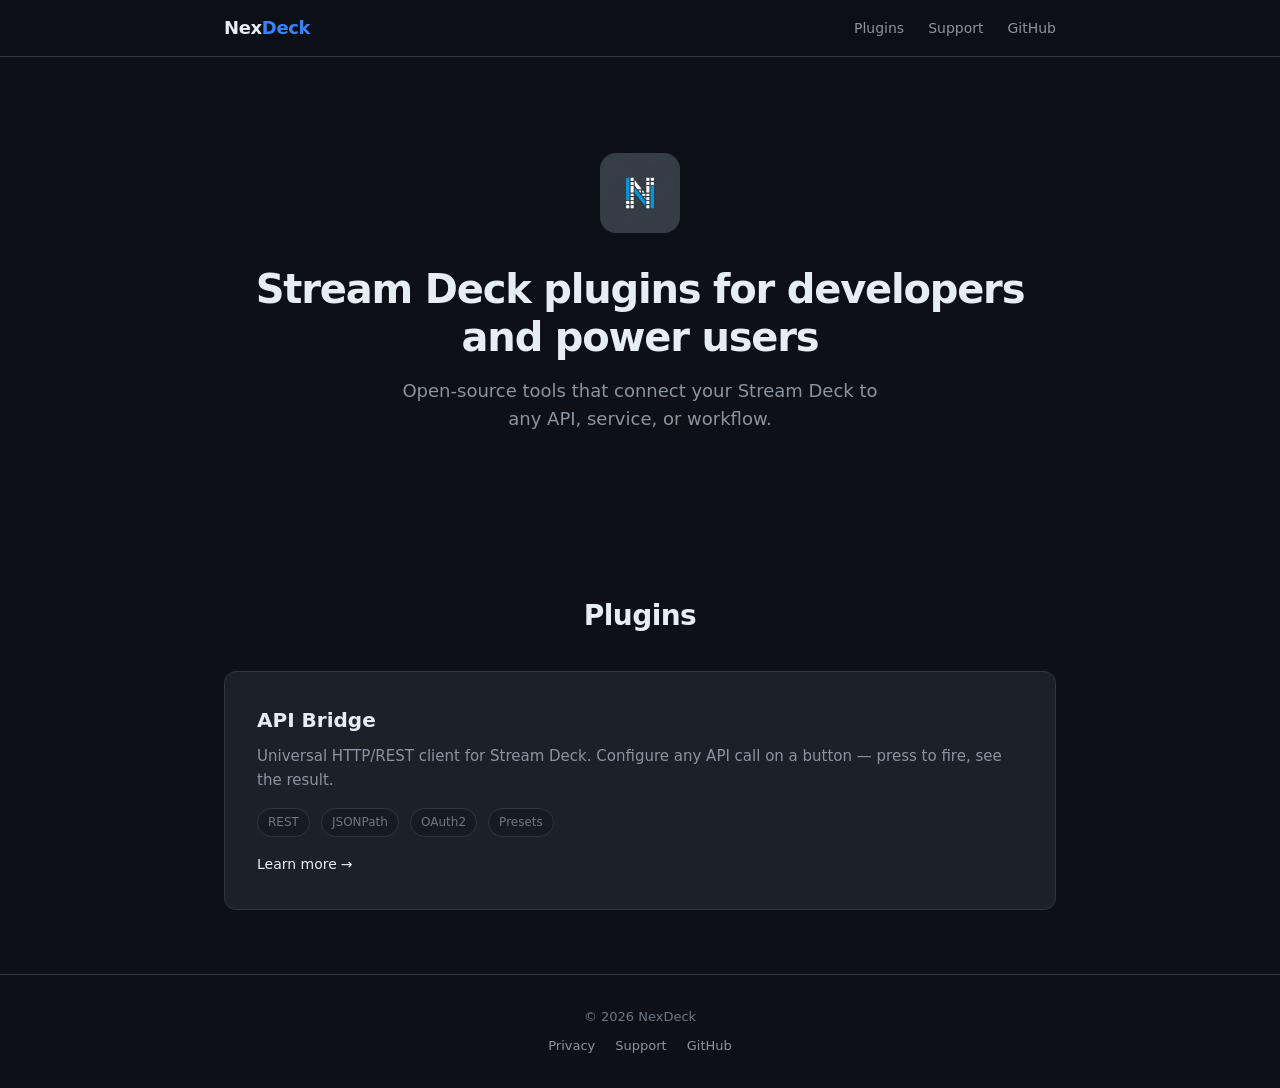
<file: index.html>
<!DOCTYPE html>
<html lang="en">
<head>
  <meta charset="UTF-8">
  <meta name="viewport" content="width=device-width, initial-scale=1.0">
  <title>NexDeck — Stream Deck Plugins</title>
  <meta name="description" content="Stream Deck plugins for developers and power users. Universal API client, automation tools, and more.">
  <link rel="stylesheet" href="assets/css/style.css">
</head>
<body>

  <header class="site-header">
    <div class="container">
      <a href="/" class="site-logo">Nex<span>Deck</span></a>
      <nav>
        <ul class="site-nav">
          <li><a href="/api-bridge/">Plugins</a></li>
          <li><a href="/support/">Support</a></li>
          <li><a href="https://github.com/nexdeck" target="_blank">GitHub</a></li>
        </ul>
      </nav>
    </div>
  </header>

  <main>
    <section class="hero">
      <img src="assets/img/nexdeck-logo.jpg" alt="NexDeck" class="hero-logo">
      <h1>Stream Deck plugins for developers<br>and power users</h1>
      <p class="tagline">Open-source tools that connect your Stream Deck to any API, service, or workflow.</p>
    </section>

    <section>
      <div class="container">
        <h2>Plugins</h2>
        <div class="plugin-grid">
          <a href="/api-bridge/" class="plugin-card" style="text-decoration:none;color:inherit">
            <h3>API Bridge</h3>
            <p>Universal HTTP/REST client for Stream Deck. Configure any API call on a button — press to fire, see the result.</p>
            <div>
              <span class="tag">REST</span>
              <span class="tag">JSONPath</span>
              <span class="tag">OAuth2</span>
              <span class="tag">Presets</span>
            </div>
            <span class="card-link">Learn more</span>
          </a>
        </div>
      </div>
    </section>
  </main>

  <footer class="site-footer">
    <div class="container">
      <p>&copy; 2026 NexDeck</p>
      <div class="footer-links">
        <a href="/privacy/">Privacy</a>
        <a href="/support/">Support</a>
        <a href="https://github.com/nexdeck" target="_blank">GitHub</a>
      </div>
    </div>
  </footer>

</body>
</html>
</file>
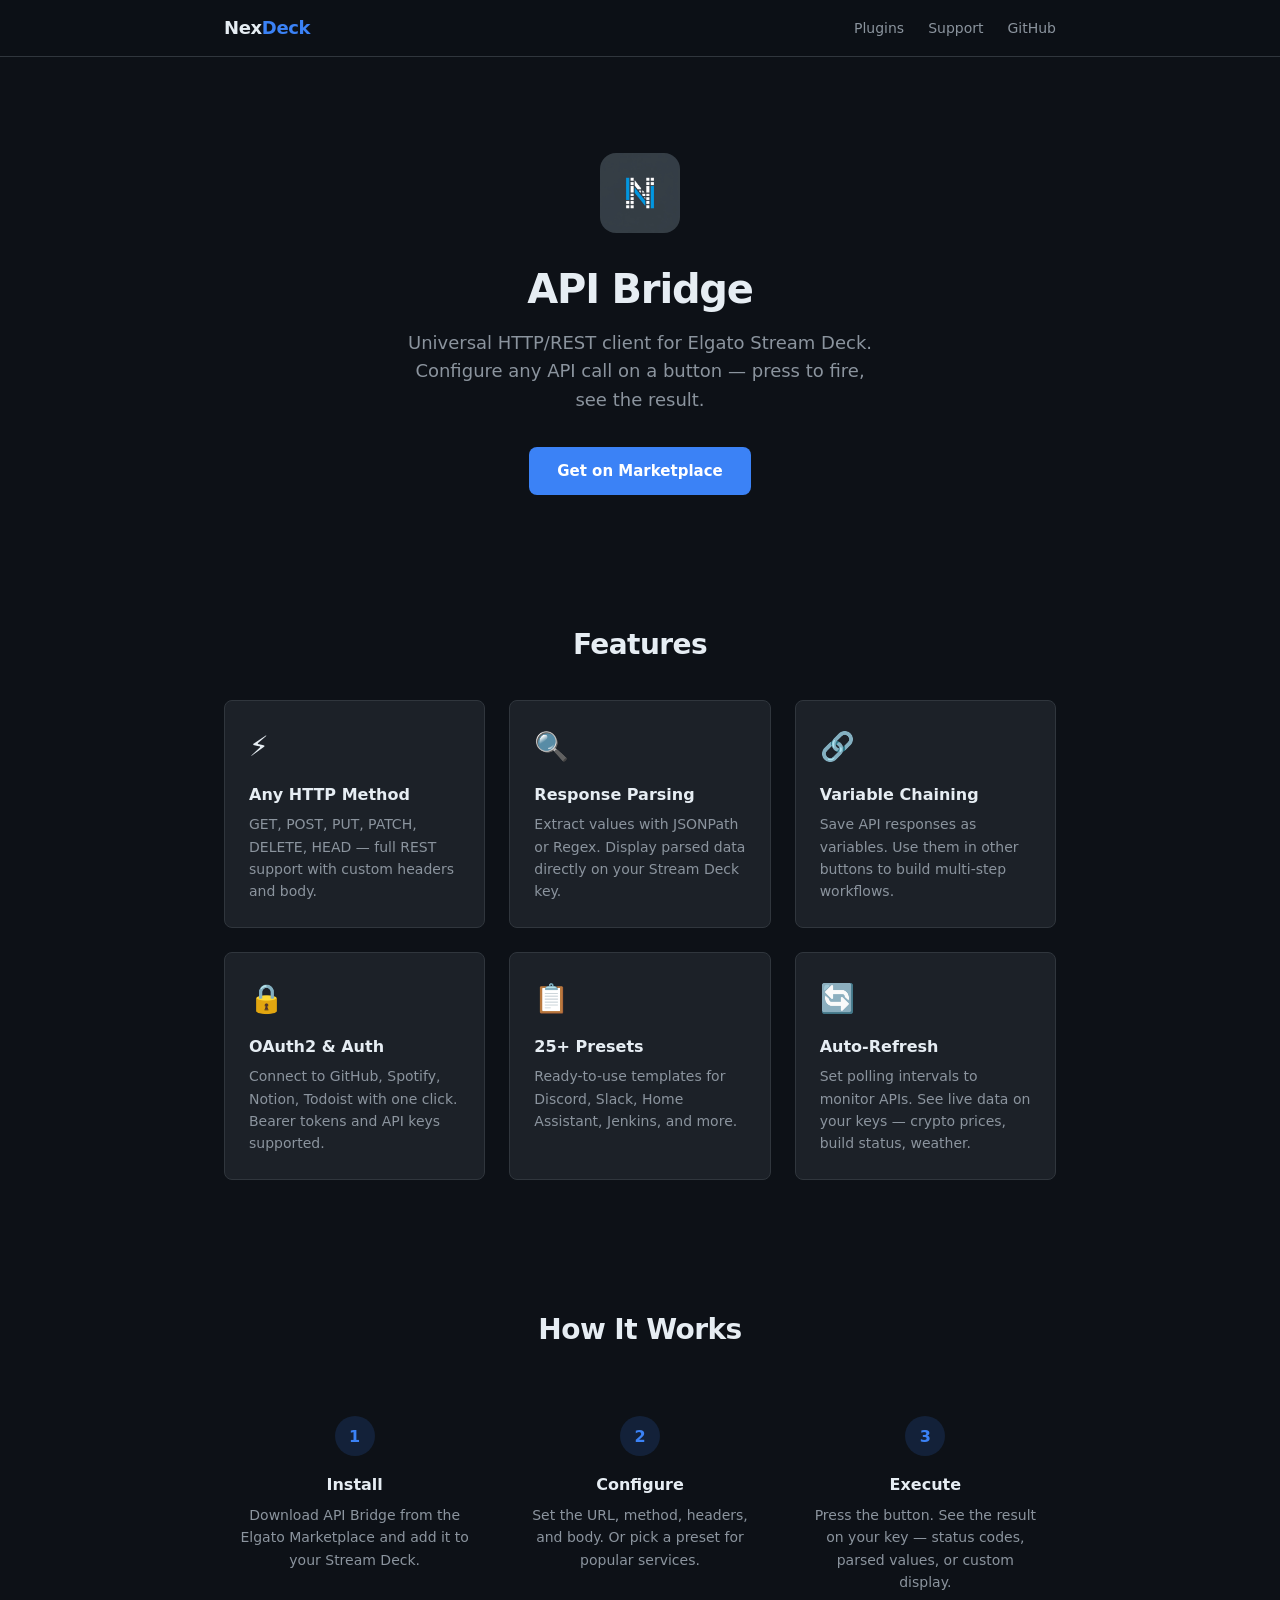
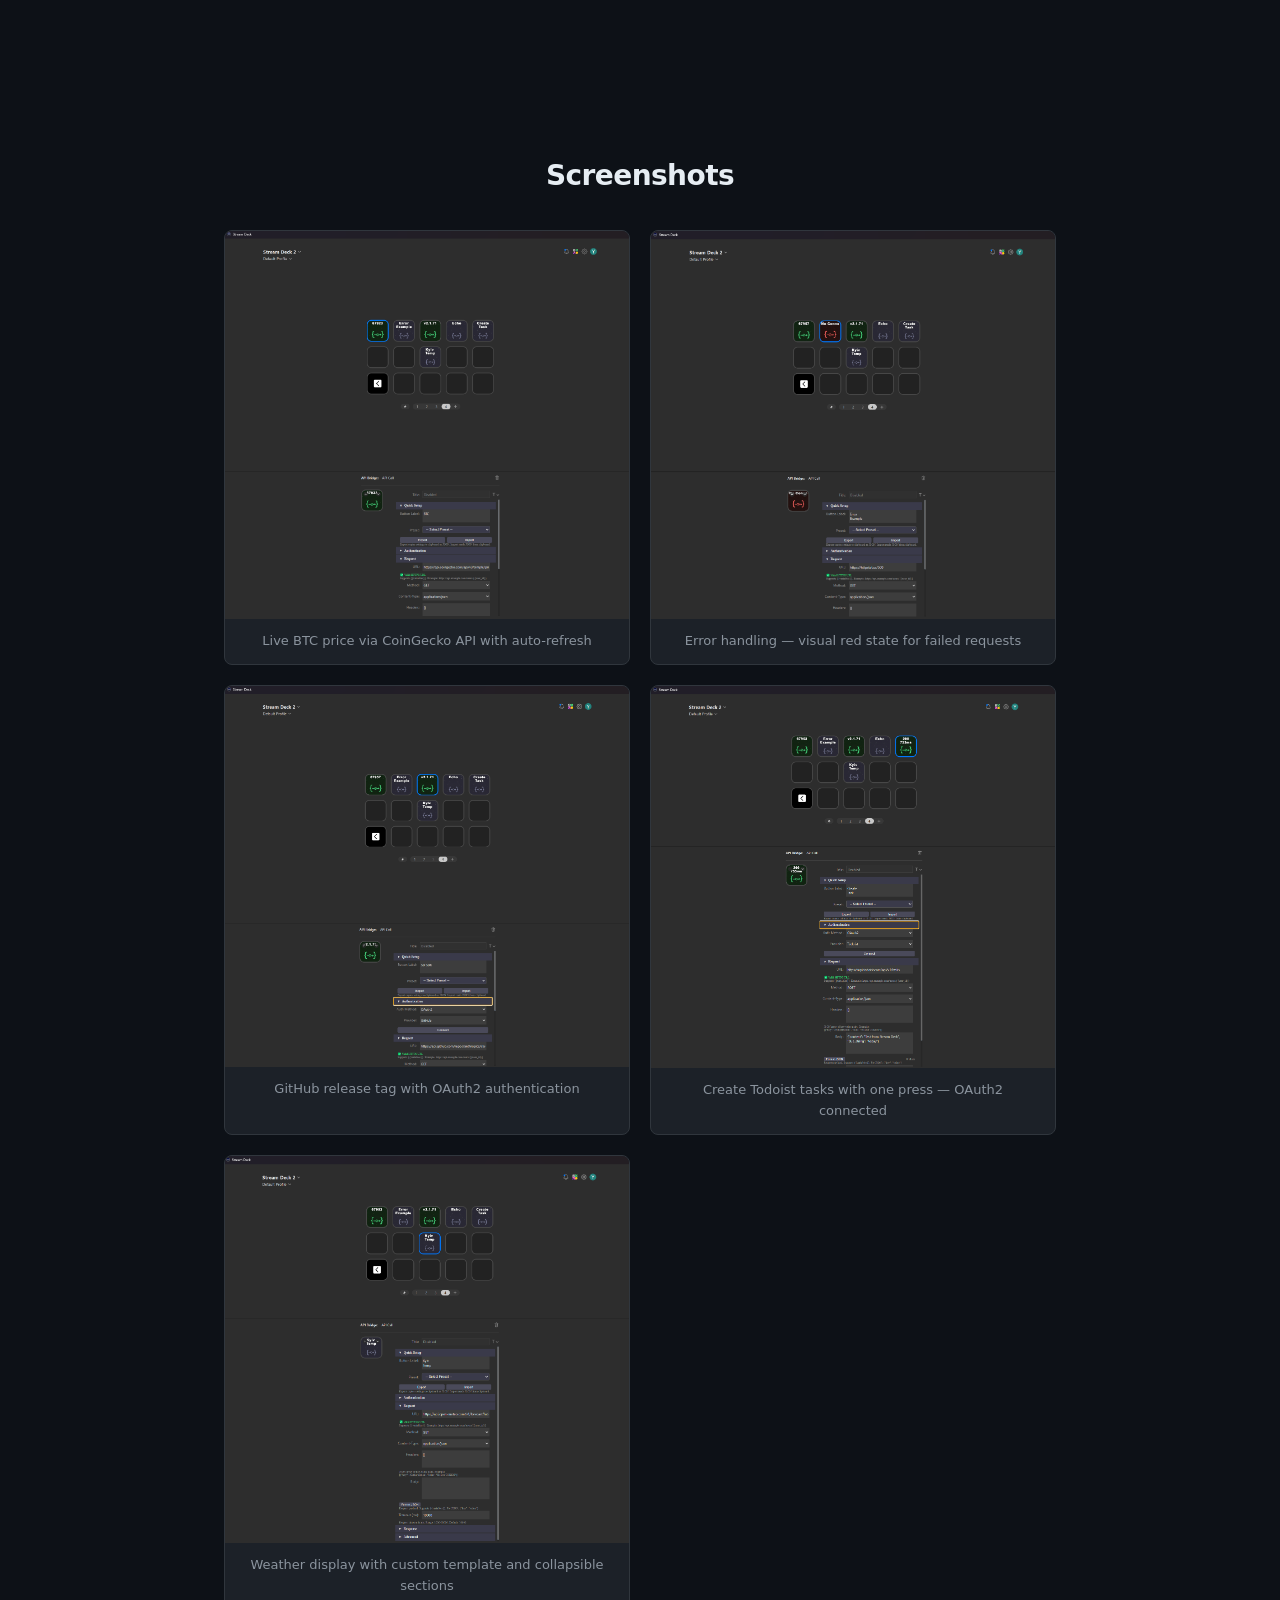
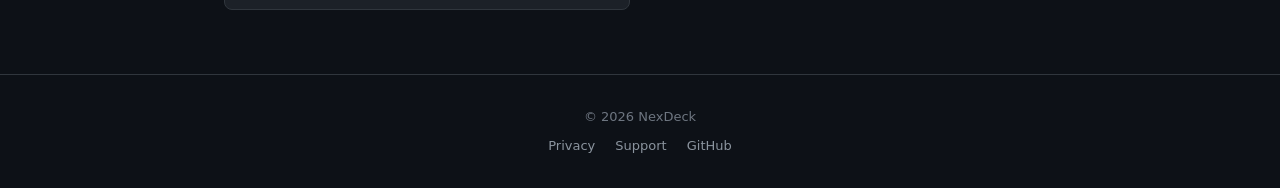
<file: api-bridge/index.html>
<!DOCTYPE html>
<html lang="en">
<head>
  <meta charset="UTF-8">
  <meta name="viewport" content="width=device-width, initial-scale=1.0">
  <title>API Bridge — NexDeck</title>
  <meta name="description" content="Universal HTTP/REST client plugin for Elgato Stream Deck. Configure any API call on a button — press to fire, see the result.">
  <link rel="stylesheet" href="../assets/css/style.css">
</head>
<body>

  <header class="site-header">
    <div class="container">
      <a href="/" class="site-logo">Nex<span>Deck</span></a>
      <nav>
        <ul class="site-nav">
          <li><a href="/api-bridge/">Plugins</a></li>
          <li><a href="/support/">Support</a></li>
          <li><a href="https://github.com/nexdeck" target="_blank">GitHub</a></li>
        </ul>
      </nav>
    </div>
  </header>

  <main>
    <section class="hero">
      <img src="../assets/img/nexdeck-logo.jpg" alt="NexDeck" class="hero-logo">
      <h1>API Bridge</h1>
      <p class="tagline">Universal HTTP/REST client for Elgato Stream Deck. Configure any API call on a button — press to fire, see the result.</p>
      <a href="#" class="btn">Get on Marketplace</a>
    </section>

    <section>
      <div class="container">
        <h2>Features</h2>
        <div class="features-grid">
          <div class="feature-item">
            <div class="icon">&#x26A1;</div>
            <h3>Any HTTP Method</h3>
            <p>GET, POST, PUT, PATCH, DELETE, HEAD — full REST support with custom headers and body.</p>
          </div>
          <div class="feature-item">
            <div class="icon">&#x1F50D;</div>
            <h3>Response Parsing</h3>
            <p>Extract values with JSONPath or Regex. Display parsed data directly on your Stream Deck key.</p>
          </div>
          <div class="feature-item">
            <div class="icon">&#x1F517;</div>
            <h3>Variable Chaining</h3>
            <p>Save API responses as variables. Use them in other buttons to build multi-step workflows.</p>
          </div>
          <div class="feature-item">
            <div class="icon">&#x1F512;</div>
            <h3>OAuth2 &amp; Auth</h3>
            <p>Connect to GitHub, Spotify, Notion, Todoist with one click. Bearer tokens and API keys supported.</p>
          </div>
          <div class="feature-item">
            <div class="icon">&#x1F4CB;</div>
            <h3>25+ Presets</h3>
            <p>Ready-to-use templates for Discord, Slack, Home Assistant, Jenkins, and more.</p>
          </div>
          <div class="feature-item">
            <div class="icon">&#x1F504;</div>
            <h3>Auto-Refresh</h3>
            <p>Set polling intervals to monitor APIs. See live data on your keys — crypto prices, build status, weather.</p>
          </div>
        </div>
      </div>
    </section>

    <section>
      <div class="container">
        <h2>How It Works</h2>
        <div class="steps">
          <div class="step">
            <div class="step-num">1</div>
            <h3>Install</h3>
            <p>Download API Bridge from the Elgato Marketplace and add it to your Stream Deck.</p>
          </div>
          <div class="step">
            <div class="step-num">2</div>
            <h3>Configure</h3>
            <p>Set the URL, method, headers, and body. Or pick a preset for popular services.</p>
          </div>
          <div class="step">
            <div class="step-num">3</div>
            <h3>Execute</h3>
            <p>Press the button. See the result on your key — status codes, parsed values, or custom display.</p>
          </div>
        </div>
      </div>
    </section>

    <section>
      <div class="container">
        <h2>Screenshots</h2>
        <div class="screenshot-gallery">
          <figure class="screenshot-item">
            <img src="../assets/img/01-btc-price-quick-setup.png" alt="Bitcoin price display with Quick Setup panel" loading="lazy">
            <figcaption>Live BTC price via CoinGecko API with auto-refresh</figcaption>
          </figure>
          <figure class="screenshot-item">
            <img src="../assets/img/02-error-state-request.png" alt="Error state with red indicator" loading="lazy">
            <figcaption>Error handling — visual red state for failed requests</figcaption>
          </figure>
          <figure class="screenshot-item">
            <img src="../assets/img/03-github-release-oauth.png" alt="GitHub release tag with OAuth2 authentication" loading="lazy">
            <figcaption>GitHub release tag with OAuth2 authentication</figcaption>
          </figure>
          <figure class="screenshot-item">
            <img src="../assets/img/04-todoist-task-oauth.png" alt="Todoist task creation with OAuth2" loading="lazy">
            <figcaption>Create Todoist tasks with one press — OAuth2 connected</figcaption>
          </figure>
          <figure class="screenshot-item">
            <img src="../assets/img/05-weather-kyiv-request.png" alt="Weather temperature display with request configuration" loading="lazy">
            <figcaption>Weather display with custom template and collapsible sections</figcaption>
          </figure>
        </div>
      </div>
    </section>
  </main>

  <footer class="site-footer">
    <div class="container">
      <p>&copy; 2026 NexDeck</p>
      <div class="footer-links">
        <a href="/privacy/">Privacy</a>
        <a href="/support/">Support</a>
        <a href="https://github.com/nexdeck" target="_blank">GitHub</a>
      </div>
    </div>
  </footer>

</body>
</html>
</file>
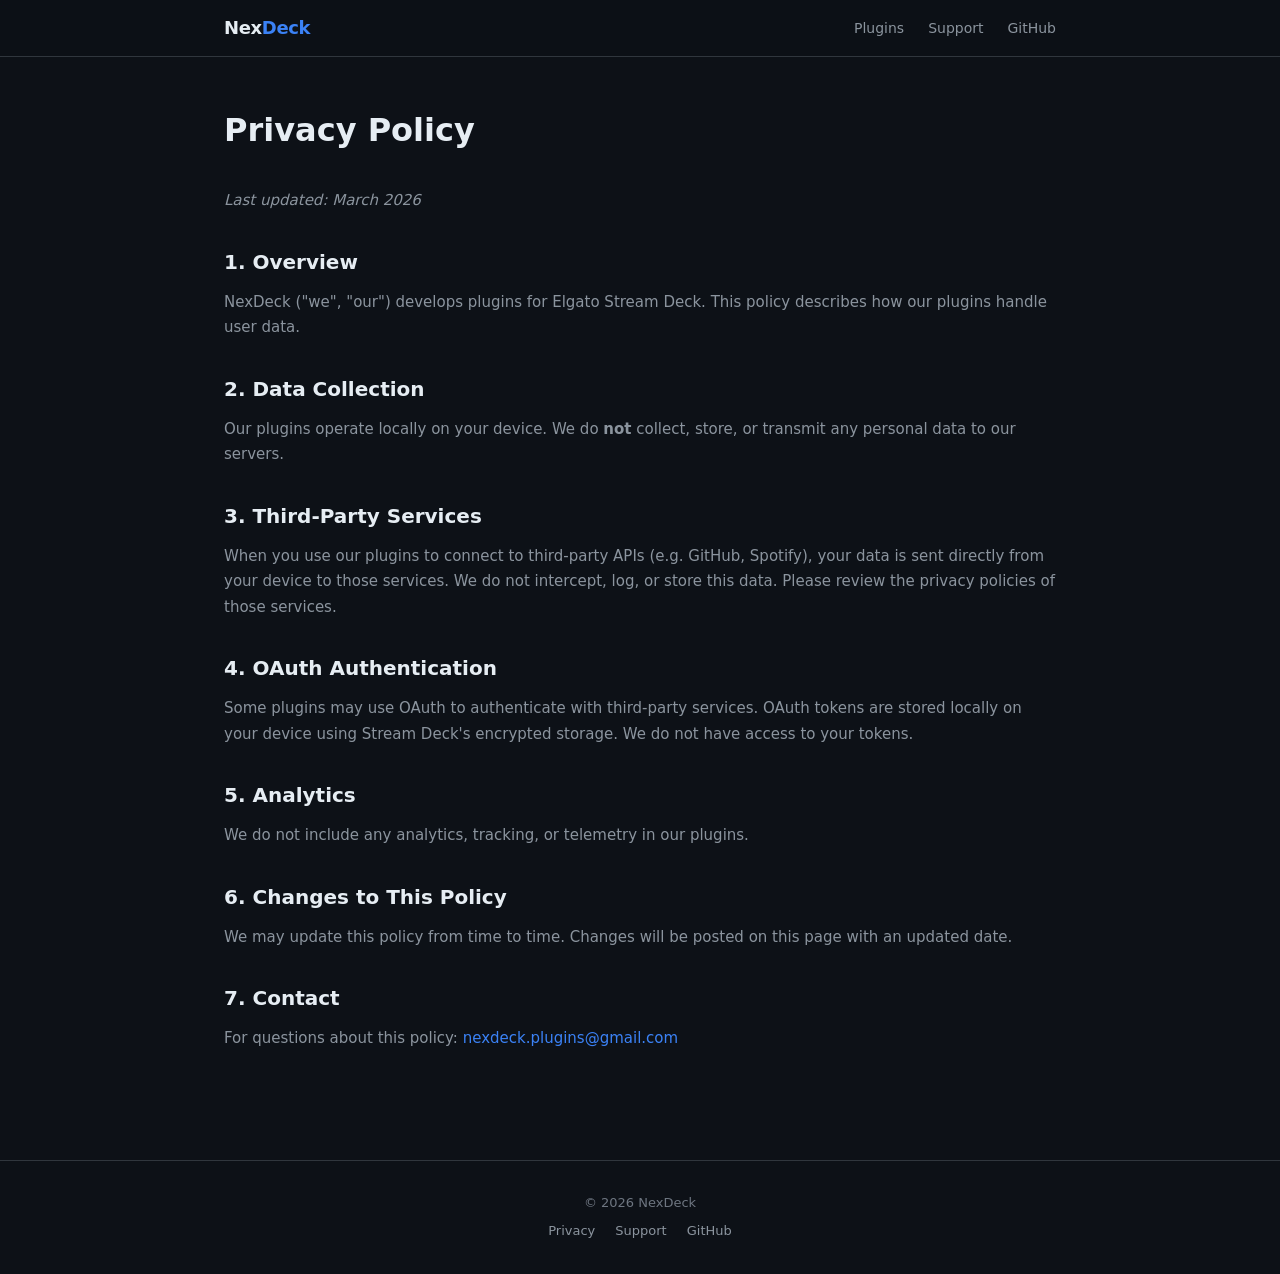
<file: privacy/index.html>
<!DOCTYPE html>
<html lang="en">
<head>
  <meta charset="UTF-8">
  <meta name="viewport" content="width=device-width, initial-scale=1.0">
  <title>Privacy Policy — NexDeck</title>
  <link rel="stylesheet" href="../assets/css/style.css">
</head>
<body>

  <header class="site-header">
    <div class="container">
      <a href="/" class="site-logo">Nex<span>Deck</span></a>
      <nav>
        <ul class="site-nav">
          <li><a href="/api-bridge/">Plugins</a></li>
          <li><a href="/support/">Support</a></li>
          <li><a href="https://github.com/nexdeck" target="_blank">GitHub</a></li>
        </ul>
      </nav>
    </div>
  </header>

  <main class="content-page">
    <div class="container">
      <h1>Privacy Policy</h1>
      <p><em>Last updated: March 2026</em></p>

      <h2>1. Overview</h2>
      <p>NexDeck ("we", "our") develops plugins for Elgato Stream Deck. This policy describes how our plugins handle user data.</p>

      <h2>2. Data Collection</h2>
      <p>Our plugins operate locally on your device. We do <strong>not</strong> collect, store, or transmit any personal data to our servers.</p>

      <h2>3. Third-Party Services</h2>
      <p>When you use our plugins to connect to third-party APIs (e.g. GitHub, Spotify), your data is sent directly from your device to those services. We do not intercept, log, or store this data. Please review the privacy policies of those services.</p>

      <h2>4. OAuth Authentication</h2>
      <p>Some plugins may use OAuth to authenticate with third-party services. OAuth tokens are stored locally on your device using Stream Deck's encrypted storage. We do not have access to your tokens.</p>

      <h2>5. Analytics</h2>
      <p>We do not include any analytics, tracking, or telemetry in our plugins.</p>

      <h2>6. Changes to This Policy</h2>
      <p>We may update this policy from time to time. Changes will be posted on this page with an updated date.</p>

      <h2>7. Contact</h2>
      <p>For questions about this policy: <a href="mailto:nexdeck.plugins@gmail.com">nexdeck.plugins@gmail.com</a></p>
    </div>
  </main>

  <footer class="site-footer">
    <div class="container">
      <p>&copy; 2026 NexDeck</p>
      <div class="footer-links">
        <a href="/privacy/">Privacy</a>
        <a href="/support/">Support</a>
        <a href="https://github.com/nexdeck" target="_blank">GitHub</a>
      </div>
    </div>
  </footer>

</body>
</html>
</file>
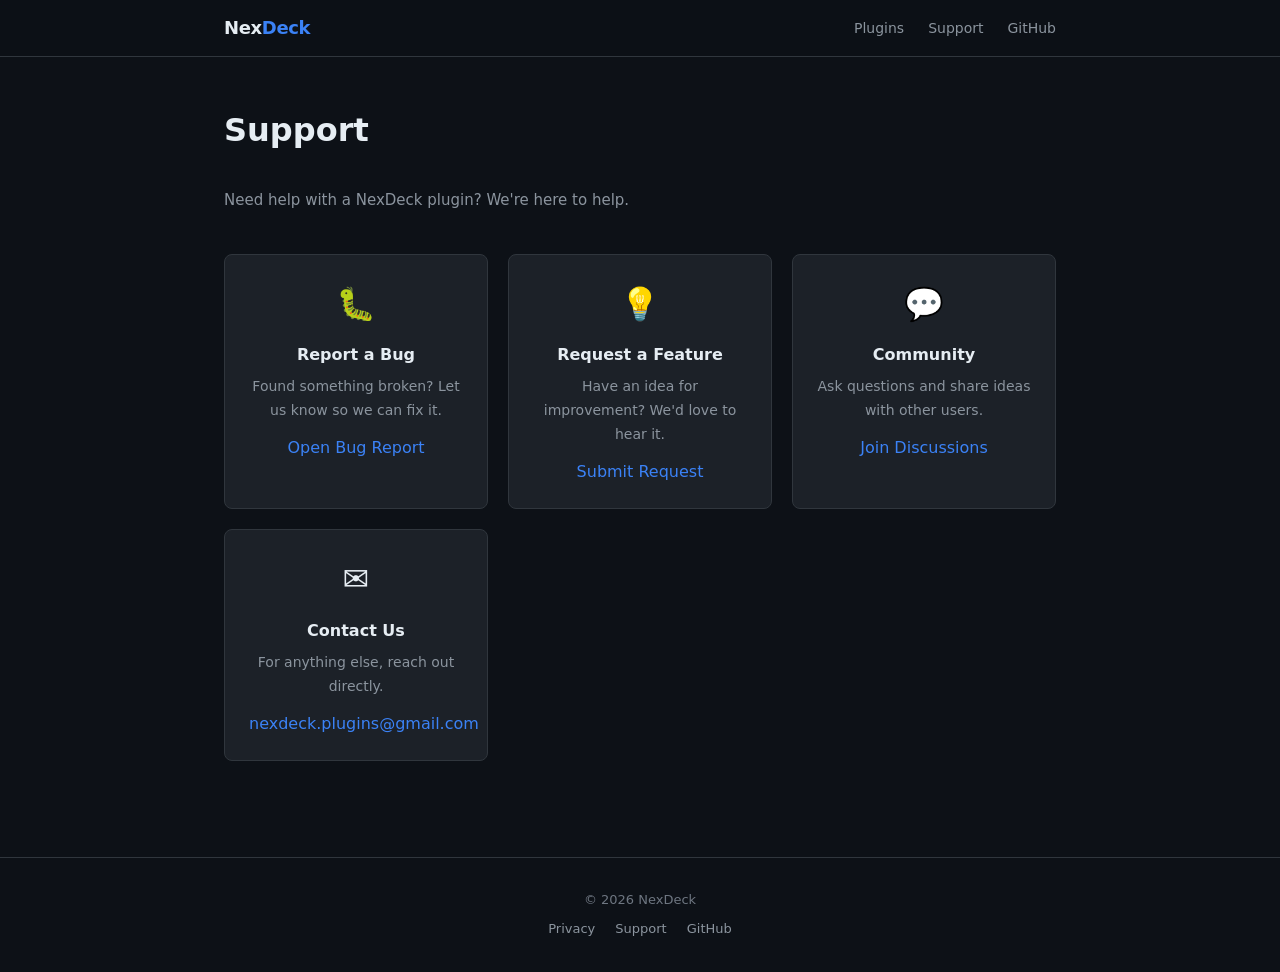
<file: support/index.html>
<!DOCTYPE html>
<html lang="en">
<head>
  <meta charset="UTF-8">
  <meta name="viewport" content="width=device-width, initial-scale=1.0">
  <title>Support — NexDeck</title>
  <link rel="stylesheet" href="../assets/css/style.css">
</head>
<body>

  <header class="site-header">
    <div class="container">
      <a href="/" class="site-logo">Nex<span>Deck</span></a>
      <nav>
        <ul class="site-nav">
          <li><a href="/api-bridge/">Plugins</a></li>
          <li><a href="/support/">Support</a></li>
          <li><a href="https://github.com/nexdeck" target="_blank">GitHub</a></li>
        </ul>
      </nav>
    </div>
  </header>

  <main class="content-page">
    <div class="container">
      <h1>Support</h1>
      <p>Need help with a NexDeck plugin? We're here to help.</p>

      <div class="support-grid" style="margin-top: 40px">
        <div class="support-card">
          <div class="icon">&#x1F41B;</div>
          <h3>Report a Bug</h3>
          <p>Found something broken? Let us know so we can fix it.</p>
          <a href="https://github.com/nexdeck/nexdeck.github.io/issues/new?template=bug_report.yml">Open Bug Report</a>
        </div>

        <div class="support-card">
          <div class="icon">&#x1F4A1;</div>
          <h3>Request a Feature</h3>
          <p>Have an idea for improvement? We'd love to hear it.</p>
          <a href="https://github.com/nexdeck/nexdeck.github.io/issues/new?template=feature_request.yml">Submit Request</a>
        </div>

        <div class="support-card">
          <div class="icon">&#x1F4AC;</div>
          <h3>Community</h3>
          <p>Ask questions and share ideas with other users.</p>
          <a href="https://github.com/nexdeck/nexdeck.github.io/discussions">Join Discussions</a>
        </div>

        <div class="support-card">
          <div class="icon">&#x2709;&#xFE0F;</div>
          <h3>Contact Us</h3>
          <p>For anything else, reach out directly.</p>
          <a href="mailto:nexdeck.plugins@gmail.com">nexdeck.plugins@gmail.com</a>
        </div>
      </div>
    </div>
  </main>

  <footer class="site-footer">
    <div class="container">
      <p>&copy; 2026 NexDeck</p>
      <div class="footer-links">
        <a href="/privacy/">Privacy</a>
        <a href="/support/">Support</a>
        <a href="https://github.com/nexdeck" target="_blank">GitHub</a>
      </div>
    </div>
  </footer>

</body>
</html>
</file>
<file: assets/css/style.css>
/* ========================================
   NexDeck — Global Styles
   Dark theme, minimal, tech-oriented
   ======================================== */

:root {
  --bg-primary: #0D1117;
  --bg-secondary: #161B22;
  --bg-card: #1C2128;
  --border: #30363D;
  --text-primary: #E6EDF3;
  --text-secondary: #8B949E;
  --text-muted: #6E7681;
  --accent: #3B82F6;
  --accent-hover: #60A5FA;
  --accent-glow: rgba(59, 130, 246, 0.15);
  --success: #3FB950;
  --error: #F85149;
  --font: system-ui, -apple-system, 'Segoe UI', Roboto, sans-serif;
  --font-mono: 'SF Mono', 'Cascadia Code', 'Fira Code', monospace;
  --max-width: 880px;
  --radius: 8px;
}

*, *::before, *::after {
  margin: 0;
  padding: 0;
  box-sizing: border-box;
}

html {
  scroll-behavior: smooth;
}

body {
  font-family: var(--font);
  background: var(--bg-primary);
  color: var(--text-primary);
  line-height: 1.6;
  -webkit-font-smoothing: antialiased;
}

a {
  color: var(--accent);
  text-decoration: none;
  transition: color 0.2s;
}

a:hover {
  color: var(--accent-hover);
}

img {
  max-width: 100%;
  height: auto;
}

/* ---- Layout ---- */

.container {
  max-width: var(--max-width);
  margin: 0 auto;
  padding: 0 24px;
}

/* ---- Header / Nav ---- */

.site-header {
  position: sticky;
  top: 0;
  z-index: 100;
  background: rgba(13, 17, 23, 0.85);
  backdrop-filter: blur(12px);
  border-bottom: 1px solid var(--border);
}

.site-header .container {
  display: flex;
  align-items: center;
  justify-content: space-between;
  height: 56px;
}

.site-logo {
  font-size: 18px;
  font-weight: 700;
  color: var(--text-primary);
  letter-spacing: -0.02em;
}

.site-logo span {
  color: var(--accent);
}

.site-nav {
  display: flex;
  gap: 24px;
  list-style: none;
}

.site-nav a {
  color: var(--text-secondary);
  font-size: 14px;
  font-weight: 500;
  transition: color 0.2s;
}

.site-nav a:hover {
  color: var(--text-primary);
}

/* ---- Hero ---- */

.hero {
  text-align: center;
  padding: 96px 0 64px;
}

.hero-logo {
  width: 80px;
  height: 80px;
  margin-bottom: 24px;
  border-radius: 16px;
}

.hero h1 {
  font-size: 40px;
  font-weight: 700;
  letter-spacing: -0.03em;
  line-height: 1.2;
  margin-bottom: 16px;
}

.hero .tagline {
  font-size: 18px;
  color: var(--text-secondary);
  max-width: 480px;
  margin: 0 auto 32px;
}

.hero .btn {
  display: inline-flex;
  align-items: center;
  gap: 8px;
  padding: 12px 28px;
  background: var(--accent);
  color: #fff;
  font-size: 15px;
  font-weight: 600;
  border-radius: var(--radius);
  border: none;
  cursor: pointer;
  transition: background 0.2s, transform 0.15s;
}

.hero .btn:hover {
  background: var(--accent-hover);
  color: #fff;
  transform: translateY(-1px);
}

/* ---- Section ---- */

section {
  padding: 64px 0;
}

section h2 {
  font-size: 28px;
  font-weight: 700;
  letter-spacing: -0.02em;
  margin-bottom: 32px;
  text-align: center;
}

/* ---- Plugin Card ---- */

.plugin-grid {
  display: grid;
  grid-template-columns: 1fr;
  gap: 20px;
}

.plugin-card {
  background: var(--bg-card);
  border: 1px solid var(--border);
  border-radius: 12px;
  padding: 32px;
  transition: border-color 0.2s, box-shadow 0.2s;
}

.plugin-card:hover {
  border-color: var(--accent);
  box-shadow: 0 0 0 1px var(--accent), 0 8px 32px var(--accent-glow);
}

.plugin-card h3 {
  font-size: 20px;
  font-weight: 600;
  margin-bottom: 8px;
}

.plugin-card p {
  color: var(--text-secondary);
  font-size: 15px;
  margin-bottom: 16px;
}

.plugin-card .tag {
  display: inline-block;
  padding: 4px 10px;
  background: var(--bg-secondary);
  border: 1px solid var(--border);
  border-radius: 100px;
  font-size: 12px;
  color: var(--text-muted);
  margin-right: 6px;
}

.plugin-card .card-link {
  display: inline-flex;
  align-items: center;
  gap: 4px;
  margin-top: 16px;
  font-size: 14px;
  font-weight: 500;
}

.plugin-card .card-link::after {
  content: '→';
}

/* ---- Features List ---- */

.features-grid {
  display: grid;
  grid-template-columns: repeat(auto-fit, minmax(240px, 1fr));
  gap: 24px;
}

.feature-item {
  padding: 24px;
  background: var(--bg-card);
  border: 1px solid var(--border);
  border-radius: var(--radius);
}

.feature-item .icon {
  font-size: 28px;
  margin-bottom: 12px;
}

.feature-item h3 {
  font-size: 16px;
  font-weight: 600;
  margin-bottom: 6px;
}

.feature-item p {
  font-size: 14px;
  color: var(--text-secondary);
}

/* ---- Steps ---- */

.steps {
  display: grid;
  grid-template-columns: repeat(3, 1fr);
  gap: 24px;
  text-align: center;
}

.step {
  padding: 32px 16px;
}

.step .step-num {
  display: inline-flex;
  align-items: center;
  justify-content: center;
  width: 40px;
  height: 40px;
  background: var(--accent-glow);
  color: var(--accent);
  border-radius: 50%;
  font-size: 16px;
  font-weight: 700;
  margin-bottom: 16px;
}

.step h3 {
  font-size: 16px;
  font-weight: 600;
  margin-bottom: 6px;
}

.step p {
  font-size: 14px;
  color: var(--text-secondary);
}

/* ---- Screenshot Gallery ---- */

.screenshot-gallery {
  display: grid;
  grid-template-columns: repeat(auto-fit, minmax(340px, 1fr));
  gap: 20px;
  margin-top: 16px;
}

.screenshot-item {
  background: var(--bg-card);
  border: 1px solid var(--border);
  border-radius: var(--radius);
  overflow: hidden;
  transition: border-color 0.2s, box-shadow 0.2s;
}

.screenshot-item:hover {
  border-color: var(--accent);
  box-shadow: 0 4px 24px var(--accent-glow);
}

.screenshot-item img {
  width: 100%;
  display: block;
}

.screenshot-item figcaption {
  padding: 12px 16px;
  font-size: 13px;
  color: var(--text-secondary);
  text-align: center;
}

/* ---- Content Page ---- */

.content-page {
  padding: 48px 0 96px;
}

.content-page h1 {
  font-size: 32px;
  font-weight: 700;
  margin-bottom: 32px;
}

.content-page h2 {
  font-size: 20px;
  font-weight: 600;
  text-align: left;
  margin: 32px 0 12px;
}

.content-page p,
.content-page li {
  color: var(--text-secondary);
  font-size: 15px;
  line-height: 1.7;
  margin-bottom: 12px;
}

.content-page ul {
  padding-left: 20px;
}

.content-page a {
  font-weight: 500;
}

/* ---- Support Cards ---- */

.support-grid {
  display: grid;
  grid-template-columns: repeat(auto-fit, minmax(220px, 1fr));
  gap: 20px;
}

.support-card {
  background: var(--bg-card);
  border: 1px solid var(--border);
  border-radius: var(--radius);
  padding: 24px;
  text-align: center;
}

.support-card .icon {
  font-size: 32px;
  margin-bottom: 12px;
}

.support-card h3 {
  font-size: 16px;
  font-weight: 600;
  margin-bottom: 8px;
}

.support-card p {
  font-size: 14px;
  color: var(--text-secondary);
  margin-bottom: 12px;
}

/* ---- Footer ---- */

.site-footer {
  border-top: 1px solid var(--border);
  padding: 32px 0;
  text-align: center;
  color: var(--text-muted);
  font-size: 13px;
}

.site-footer a {
  color: var(--text-secondary);
}

.footer-links {
  display: flex;
  justify-content: center;
  gap: 20px;
  margin-top: 8px;
}

/* ---- Responsive ---- */

@media (max-width: 640px) {
  .hero {
    padding: 64px 0 48px;
  }

  .hero h1 {
    font-size: 28px;
  }

  .hero .tagline {
    font-size: 16px;
  }

  .steps {
    grid-template-columns: 1fr;
    gap: 12px;
  }

  .site-nav {
    gap: 16px;
  }

  .site-nav a {
    font-size: 13px;
  }
}
</file>
